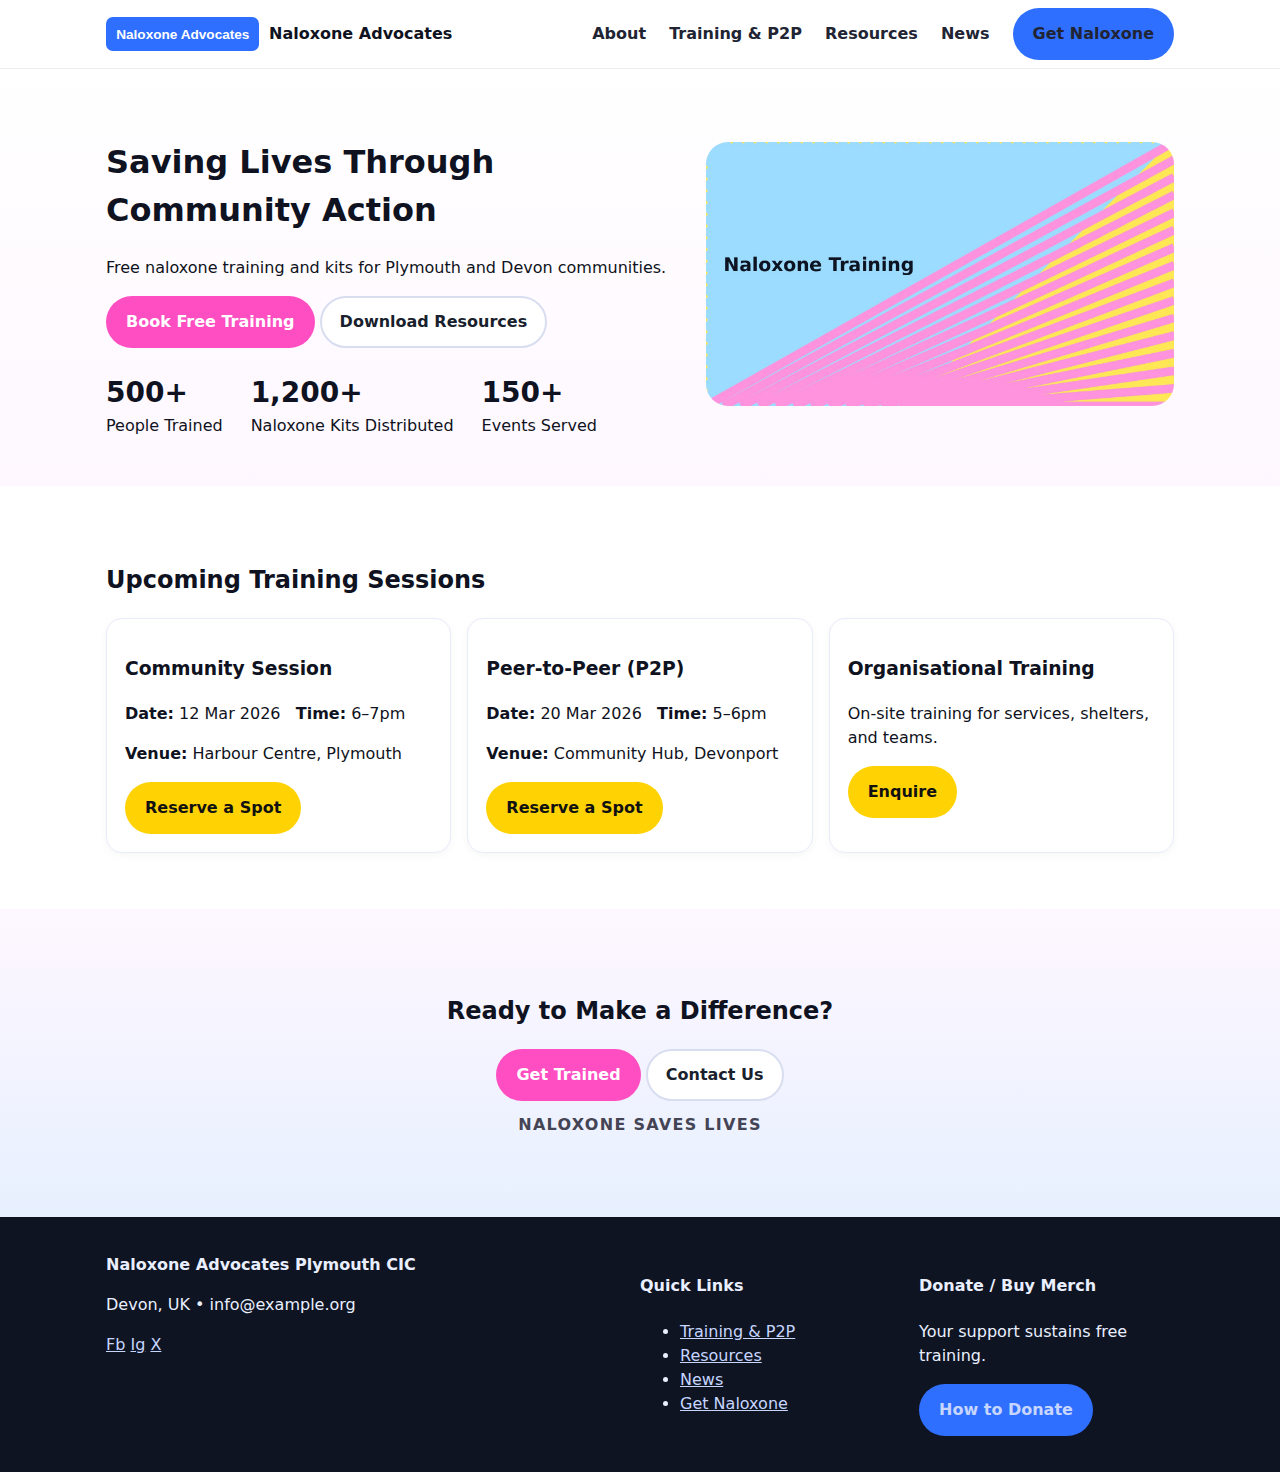
<file: index.html>
<!doctype html>
<html lang="en">
<head>
  <meta charset="utf-8" />
  <meta name="viewport" content="width=device-width, initial-scale=1" />
  <title>Naloxone Advocates Plymouth CIC — Saving Lives Through Community Action</title>
  <meta name="description" content="Free naloxone training and harm reduction resources across Plymouth and Devon." />
  <link rel="preconnect" href="https://fonts.googleapis.com">
  <link rel="stylesheet" href="/styles.css" />
  <link rel="icon" href="/assets/img/logo.svg" />
</head>
<body>
  <header class="site-header">
    <div class="container">
      <a class="brand" href="/"><img src="/assets/img/logo.svg" alt="Naloxone Advocates Plymouth CIC" /><span>Naloxone Advocates</span></a>
      <nav class="nav">
        <a href="/about.html">About</a>
        <a href="/training.html">Training & P2P</a>
        <a href="/resources.html">Resources</a>
        <a href="/news.html">News</a>
        <a class="btn btn--primary" href="/contact.html">Get Naloxone</a>
      </nav>
    </div>
  </header>

  <section class="hero">
    <div class="container grid-2">
      <div>
        <h1>Saving Lives Through Community Action</h1>
        <p>Free naloxone training and kits for Plymouth and Devon communities.</p>
        <div class="cta-row">
          <a class="btn btn--pink" href="/training.html#book">Book Free Training</a>
          <a class="btn btn--outline" href="/resources.html">Download Resources</a>
        </div>
        <ul class="stats">
          <li><span>500+</span> People Trained</li>
          <li><span>1,200+</span> Naloxone Kits Distributed</li>
          <li><span>150+</span> Events Served</li>
        </ul>
      </div>
      <div class="hero-card">
        <img src="/assets/img/hero.jpg" alt="Community naloxone training" />
      </div>
    </div>
  </section>

  <section class="section">
    <div class="container">
      <h2>Upcoming Training Sessions</h2>
      <div class="cards sessions">
        <article class="card">
          <h3>Community Session</h3>
          <p><strong>Date:</strong> 12 Mar 2026 &nbsp; <strong>Time:</strong> 6–7pm</p>
          <p><strong>Venue:</strong> Harbour Centre, Plymouth</p>
          <a class="btn btn--yellow" href="/training.html#book">Reserve a Spot</a>
        </article>
        <article class="card">
          <h3>Peer‑to‑Peer (P2P)</h3>
          <p><strong>Date:</strong> 20 Mar 2026 &nbsp; <strong>Time:</strong> 5–6pm</p>
          <p><strong>Venue:</strong> Community Hub, Devonport</p>
          <a class="btn btn--yellow" href="/training.html#book">Reserve a Spot</a>
        </article>
        <article class="card">
          <h3>Organisational Training</h3>
          <p>On‑site training for services, shelters, and teams.</p>
          <a class="btn btn--yellow" href="/training.html#org">Enquire</a>
        </article>
      </div>
    </div>
  </section>

  <section class="cta">
    <div class="container center">
      <h2>Ready to Make a Difference?</h2>
      <div class="cta-row">
        <a class="btn btn--pink" href="/training.html#book">Get Trained</a>
        <a class="btn btn--outline" href="/contact.html">Contact Us</a>
      </div>
      <p class="tag">NALOXONE SAVES LIVES</p>
    </div>
  </section>

  <footer class="site-footer">
    <div class="container footer-grid">
      <div>
        <strong>Naloxone Advocates Plymouth CIC</strong>
        <p>Devon, UK • info@example.org</p>
        <div class="social">
          <a aria-label="Facebook" href="#" rel="noopener">Fb</a>
          <a aria-label="Instagram" href="#" rel="noopener">Ig</a>
          <a aria-label="X" href="#" rel="noopener">X</a>
        </div>
      </div>
      <div>
        <h4>Quick Links</h4>
        <ul>
          <li><a href="/training.html">Training & P2P</a></li>
          <li><a href="/resources.html">Resources</a></li>
          <li><a href="/news.html">News</a></li>
          <li><a href="/contact.html">Get Naloxone</a></li>
        </ul>
      </div>
      <div>
        <h4>Donate / Buy Merch</h4>
        <p>Your support sustains free training.</p>
        <a class="btn btn--primary" href="/contact.html">How to Donate</a>
      </div>
    </div>
  </footer>
</body>
</html>
</file>
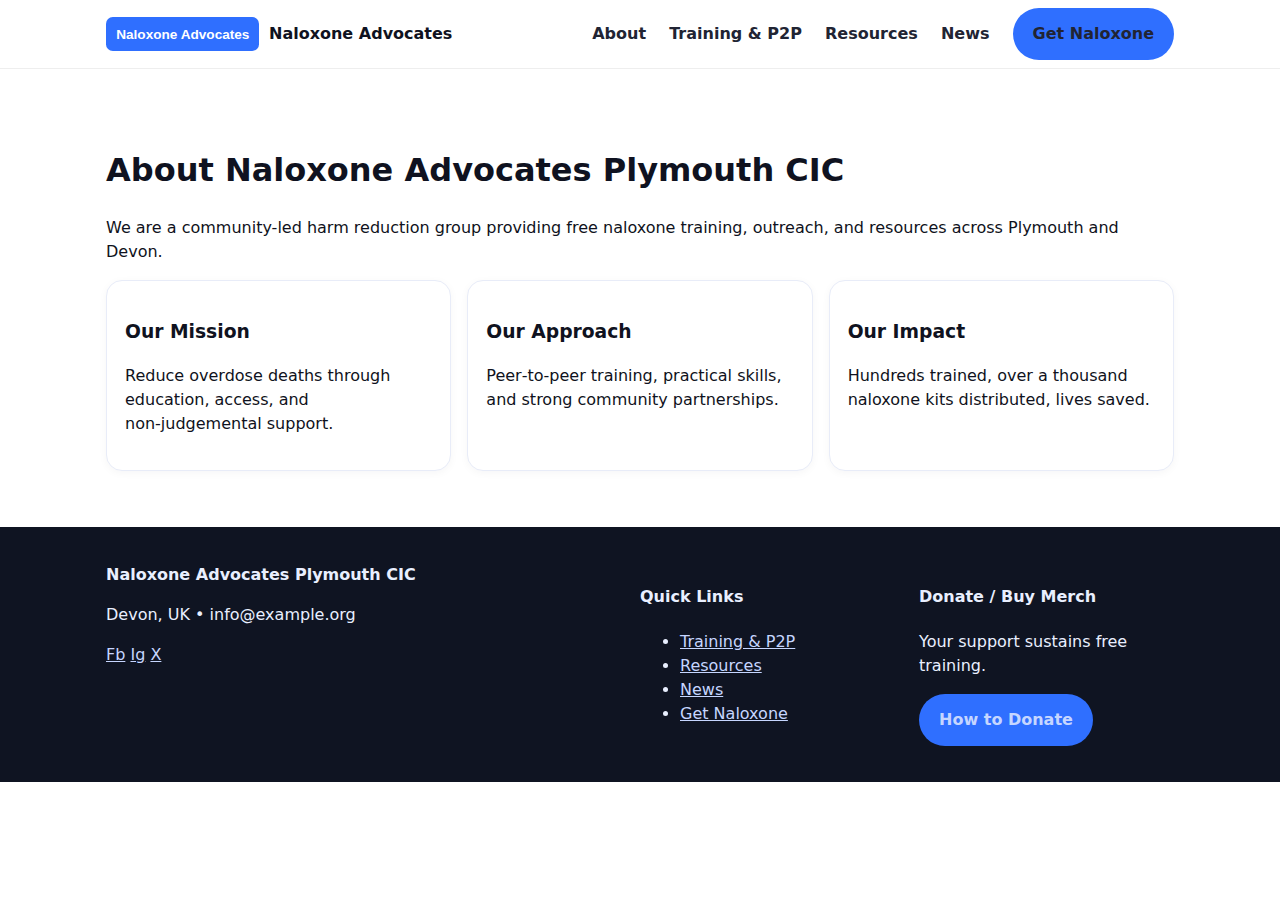
<file: about.html>
<!doctype html>
<html lang="en">
<head>
  <meta charset="utf-8" />
  <meta name="viewport" content="width=device-width,initial-scale=1" />
  <title>About — Naloxone Advocates</title>
  <link rel="stylesheet" href="/styles.css" />
</head>
<body>
  <header class="site-header">
    <div class="container">
      <a class="brand" href="/"><img src="/assets/img/logo.svg" alt="Naloxone Advocates Plymouth CIC" /><span>Naloxone Advocates</span></a>
      <nav class="nav">
        <a href="/about.html">About</a>
        <a href="/training.html">Training & P2P</a>
        <a href="/resources.html">Resources</a>
        <a href="/news.html">News</a>
        <a class="btn btn--primary" href="/contact.html">Get Naloxone</a>
      </nav>
    </div>
  </header>
  <section class="section">
    <div class="container">
      <h1>About Naloxone Advocates Plymouth CIC</h1>
      <p>We are a community-led harm reduction group providing free naloxone training, outreach, and resources across Plymouth and Devon.</p>
      <div class="cards three">
        <article class="card"><h3>Our Mission</h3><p>Reduce overdose deaths through education, access, and non‑judgemental support.</p></article>
        <article class="card"><h3>Our Approach</h3><p>Peer‑to‑peer training, practical skills, and strong community partnerships.</p></article>
        <article class="card"><h3>Our Impact</h3><p>Hundreds trained, over a thousand naloxone kits distributed, lives saved.</p></article>
      </div>
    </div>
  </section>
  <footer class="site-footer">
    <div class="container footer-grid">
      <div>
        <strong>Naloxone Advocates Plymouth CIC</strong>
        <p>Devon, UK • info@example.org</p>
        <div class="social">
          <a aria-label="Facebook" href="#" rel="noopener">Fb</a>
          <a aria-label="Instagram" href="#" rel="noopener">Ig</a>
          <a aria-label="X" href="#" rel="noopener">X</a>
        </div>
      </div>
      <div>
        <h4>Quick Links</h4>
        <ul>
          <li><a href="/training.html">Training & P2P</a></li>
          <li><a href="/resources.html">Resources</a></li>
          <li><a href="/news.html">News</a></li>
          <li><a href="/contact.html">Get Naloxone</a></li>
        </ul>
      </div>
      <div>
        <h4>Donate / Buy Merch</h4>
        <p>Your support sustains free training.</p>
        <a class="btn btn--primary" href="/contact.html">How to Donate</a>
      </div>
    </div>
  </footer>
</body>
</html>
</file>
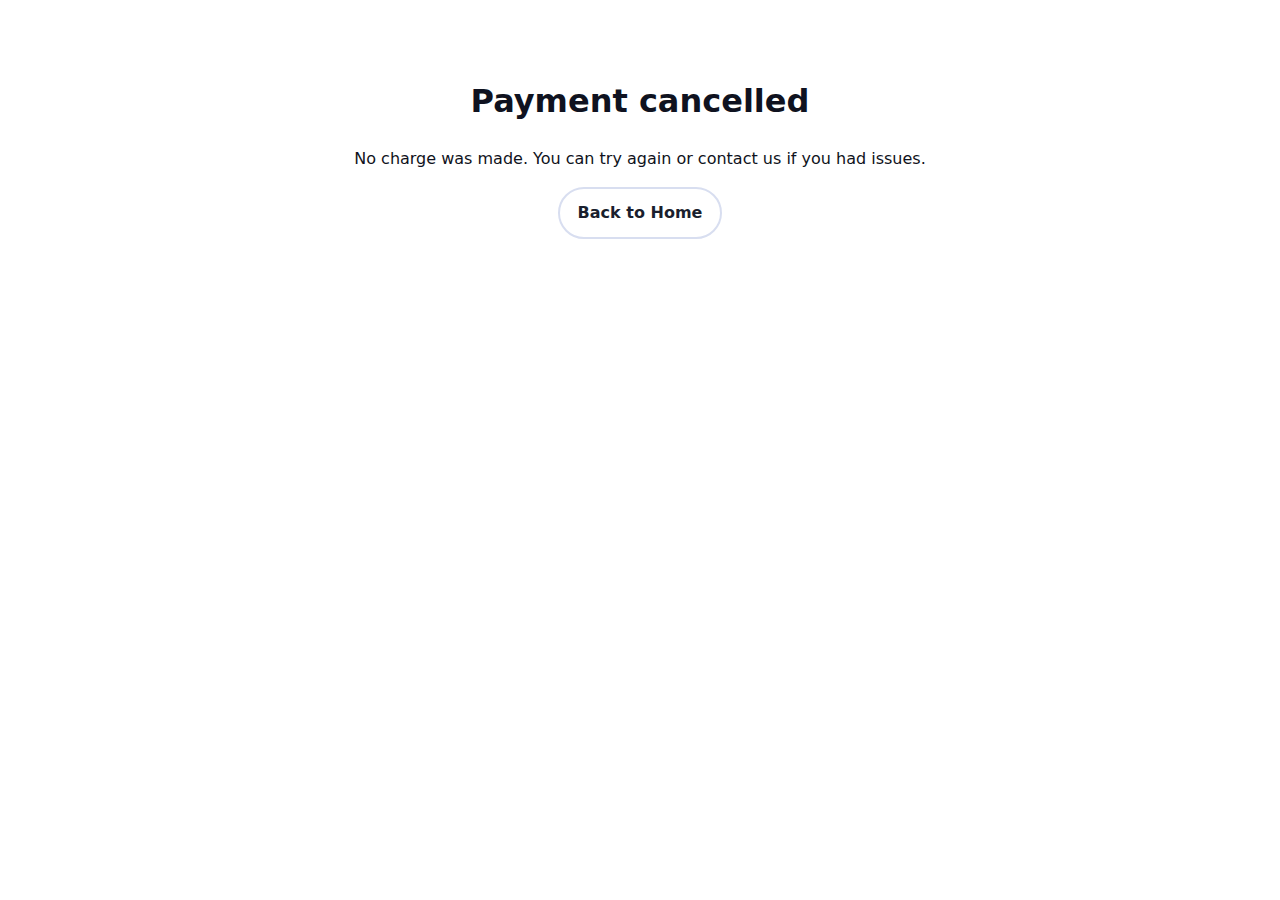
<file: cancel.html>
<!doctype html>
<html lang="en">
<head>
  <meta charset="utf-8" />
  <meta name="viewport" content="width=device-width,initial-scale=1" />
  <title>Payment Cancelled</title>
  <link rel="stylesheet" href="/styles.css" />
</head>
<body>
  <section class="section">
    <div class="container center">
      <h1>Payment cancelled</h1>
      <p>No charge was made. You can try again or contact us if you had issues.</p>
      <a class="btn btn--outline" href="/">Back to Home</a>
    </div>
  </section>
</body>
</html>
</file>
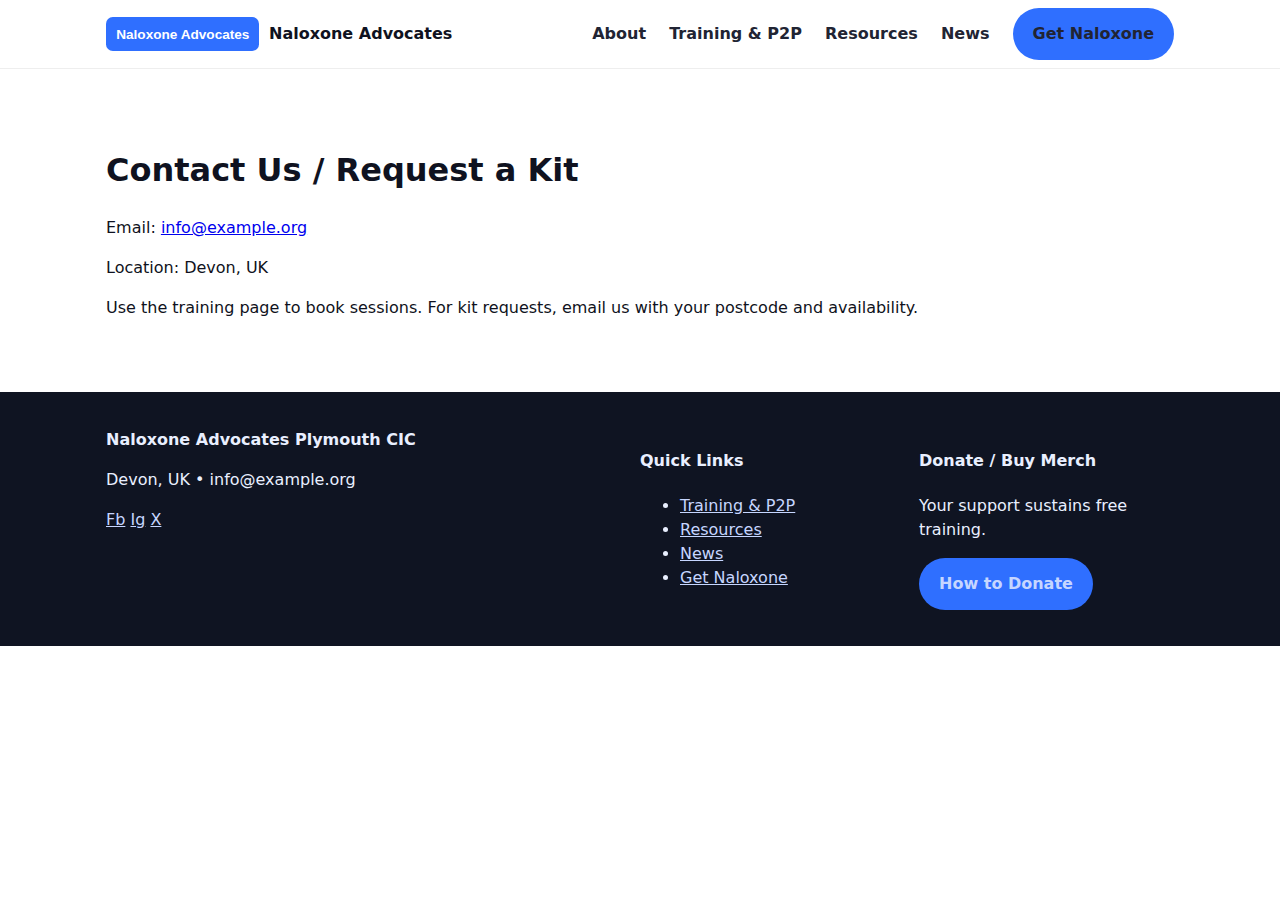
<file: contact.html>
<!doctype html>
<html lang="en">
<head>
  <meta charset="utf-8" />
  <meta name="viewport" content="width=device-width,initial-scale=1" />
  <title>Contact — Naloxone Advocates</title>
  <link rel="stylesheet" href="/styles.css" />
</head>
<body>
  <header class="site-header">
    <div class="container">
      <a class="brand" href="/"><img src="/assets/img/logo.svg" alt="Naloxone Advocates Plymouth CIC" /><span>Naloxone Advocates</span></a>
      <nav class="nav">
        <a href="/about.html">About</a>
        <a href="/training.html">Training & P2P</a>
        <a href="/resources.html">Resources</a>
        <a href="/news.html">News</a>
        <a class="btn btn--primary" href="/contact.html">Get Naloxone</a>
      </nav>
    </div>
  </header>
  <section class="section" id="kits">
    <div class="container">
      <h1>Contact Us / Request a Kit</h1>
      <p>Email: <a href="mailto:info@example.org">info@example.org</a></p>
      <p>Location: Devon, UK</p>
      <p>Use the training page to book sessions. For kit requests, email us with your postcode and availability.</p>
    </div>
  </section>
  <footer class="site-footer">
    <div class="container footer-grid">
      <div>
        <strong>Naloxone Advocates Plymouth CIC</strong>
        <p>Devon, UK • info@example.org</p>
        <div class="social">
          <a aria-label="Facebook" href="#" rel="noopener">Fb</a>
          <a aria-label="Instagram" href="#" rel="noopener">Ig</a>
          <a aria-label="X" href="#" rel="noopener">X</a>
        </div>
      </div>
      <div>
        <h4>Quick Links</h4>
        <ul>
          <li><a href="/training.html">Training & P2P</a></li>
          <li><a href="/resources.html">Resources</a></li>
          <li><a href="/news.html">News</a></li>
          <li><a href="/contact.html">Get Naloxone</a></li>
        </ul>
      </div>
      <div>
        <h4>Donate / Buy Merch</h4>
        <p>Your support sustains free training.</p>
        <a class="btn btn--primary" href="/contact.html">How to Donate</a>
      </div>
    </div>
  </footer>
</body>
</html>
</file>
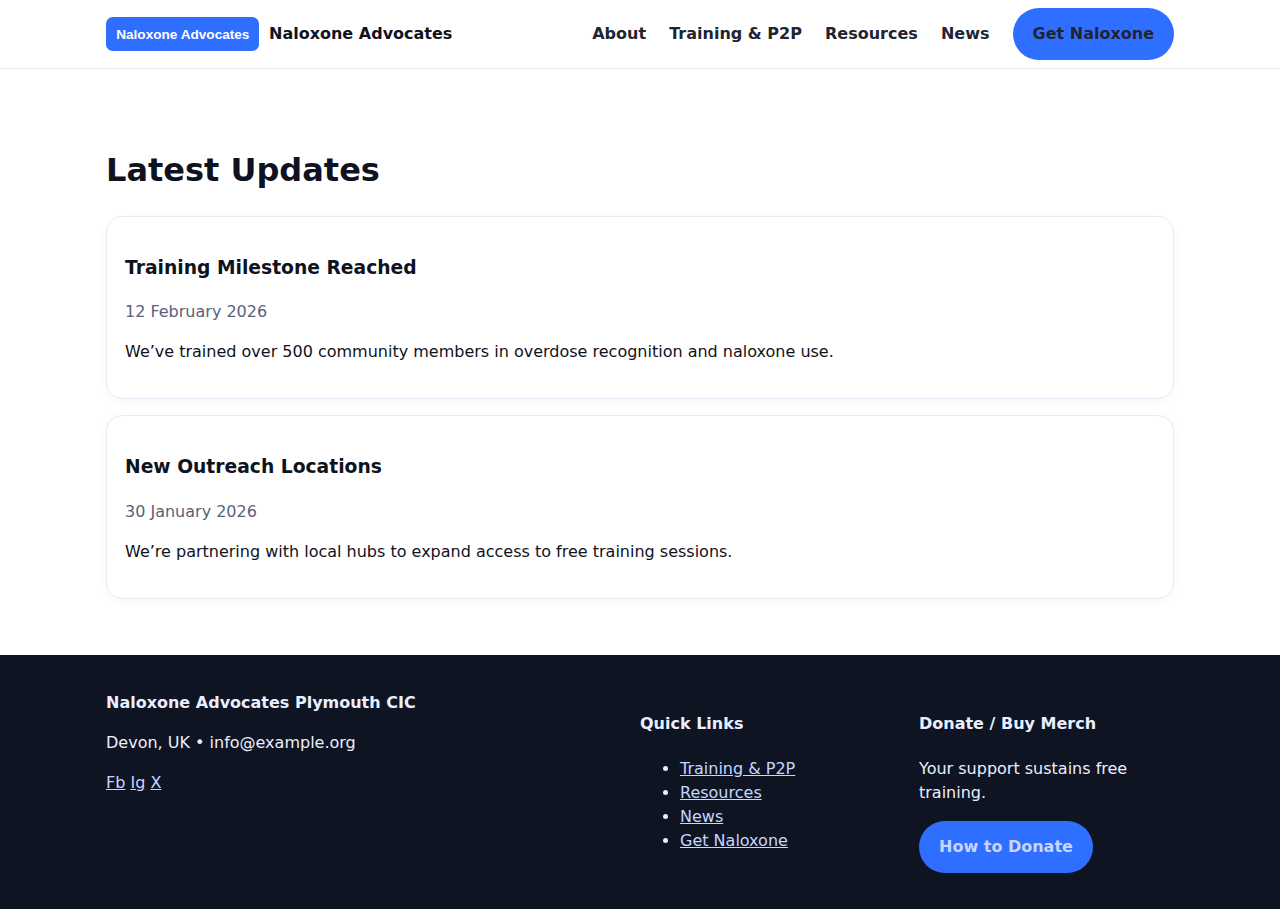
<file: news.html>
<!doctype html>
<html lang="en">
<head>
  <meta charset="utf-8" />
  <meta name="viewport" content="width=device-width,initial-scale=1" />
  <title>News — Naloxone Advocates</title>
  <link rel="stylesheet" href="/styles.css" />
</head>
<body>
  <header class="site-header">
    <div class="container">
      <a class="brand" href="/"><img src="/assets/img/logo.svg" alt="Naloxone Advocates Plymouth CIC" /><span>Naloxone Advocates</span></a>
      <nav class="nav">
        <a href="/about.html">About</a>
        <a href="/training.html">Training & P2P</a>
        <a href="/resources.html">Resources</a>
        <a href="/news.html">News</a>
        <a class="btn btn--primary" href="/contact.html">Get Naloxone</a>
      </nav>
    </div>
  </header>
  <section class="section">
    <div class="container">
      <h1>Latest Updates</h1>
      <div class="cards">
        <article class="card">
          <h3>Training Milestone Reached</h3>
          <p class="muted">12 February 2026</p>
          <p>We’ve trained over 500 community members in overdose recognition and naloxone use.</p>
        </article>
        <article class="card">
          <h3>New Outreach Locations</h3>
          <p class="muted">30 January 2026</p>
          <p>We’re partnering with local hubs to expand access to free training sessions.</p>
        </article>
      </div>
    </div>
  </section>
  <footer class="site-footer">
    <div class="container footer-grid">
      <div>
        <strong>Naloxone Advocates Plymouth CIC</strong>
        <p>Devon, UK • info@example.org</p>
        <div class="social">
          <a aria-label="Facebook" href="#" rel="noopener">Fb</a>
          <a aria-label="Instagram" href="#" rel="noopener">Ig</a>
          <a aria-label="X" href="#" rel="noopener">X</a>
        </div>
      </div>
      <div>
        <h4>Quick Links</h4>
        <ul>
          <li><a href="/training.html">Training & P2P</a></li>
          <li><a href="/resources.html">Resources</a></li>
          <li><a href="/news.html">News</a></li>
          <li><a href="/contact.html">Get Naloxone</a></li>
        </ul>
      </div>
      <div>
        <h4>Donate / Buy Merch</h4>
        <p>Your support sustains free training.</p>
        <a class="btn btn--primary" href="/contact.html">How to Donate</a>
      </div>
    </div>
  </footer>
</body>
</html>
</file>
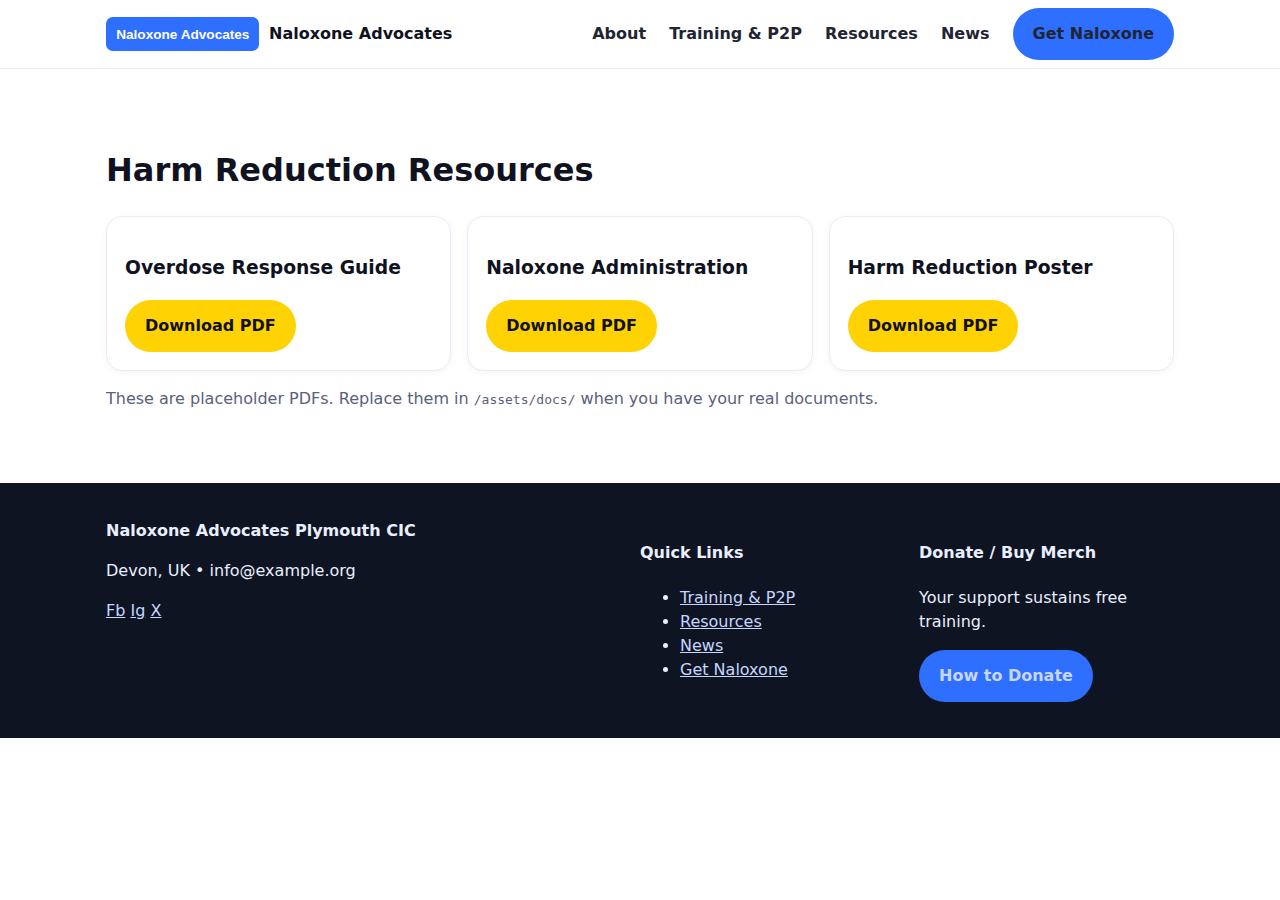
<file: resources.html>
<!doctype html>
<html lang="en">
<head>
  <meta charset="utf-8" />
  <meta name="viewport" content="width=device-width,initial-scale=1" />
  <title>Resources — Naloxone Advocates</title>
  <link rel="stylesheet" href="/styles.css" />
</head>
<body>
  <header class="site-header">
    <div class="container">
      <a class="brand" href="/"><img src="/assets/img/logo.svg" alt="Naloxone Advocates Plymouth CIC" /><span>Naloxone Advocates</span></a>
      <nav class="nav">
        <a href="/about.html">About</a>
        <a href="/training.html">Training & P2P</a>
        <a href="/resources.html">Resources</a>
        <a href="/news.html">News</a>
        <a class="btn btn--primary" href="/contact.html">Get Naloxone</a>
      </nav>
    </div>
  </header>
  <section class="section">
    <div class="container">
      <h1>Harm Reduction Resources</h1>
      <div class="cards three">
        <article class="card"><h3>Overdose Response Guide</h3><a class="btn btn--yellow" href="/assets/docs/overdose-response.pdf" download>Download PDF</a></article>
        <article class="card"><h3>Naloxone Administration</h3><a class="btn btn--yellow" href="/assets/docs/naloxone-administration.pdf" download>Download PDF</a></article>
        <article class="card"><h3>Harm Reduction Poster</h3><a class="btn btn--yellow" href="/assets/docs/harm-reduction-poster.pdf" download>Download PDF</a></article>
      </div>
      <p class="muted">These are placeholder PDFs. Replace them in <code>/assets/docs/</code> when you have your real documents.</p>
    </div>
  </section>
  <footer class="site-footer">
    <div class="container footer-grid">
      <div>
        <strong>Naloxone Advocates Plymouth CIC</strong>
        <p>Devon, UK • info@example.org</p>
        <div class="social">
          <a aria-label="Facebook" href="#" rel="noopener">Fb</a>
          <a aria-label="Instagram" href="#" rel="noopener">Ig</a>
          <a aria-label="X" href="#" rel="noopener">X</a>
        </div>
      </div>
      <div>
        <h4>Quick Links</h4>
        <ul>
          <li><a href="/training.html">Training & P2P</a></li>
          <li><a href="/resources.html">Resources</a></li>
          <li><a href="/news.html">News</a></li>
          <li><a href="/contact.html">Get Naloxone</a></li>
        </ul>
      </div>
      <div>
        <h4>Donate / Buy Merch</h4>
        <p>Your support sustains free training.</p>
        <a class="btn btn--primary" href="/contact.html">How to Donate</a>
      </div>
    </div>
  </footer>
</body>
</html>
</file>
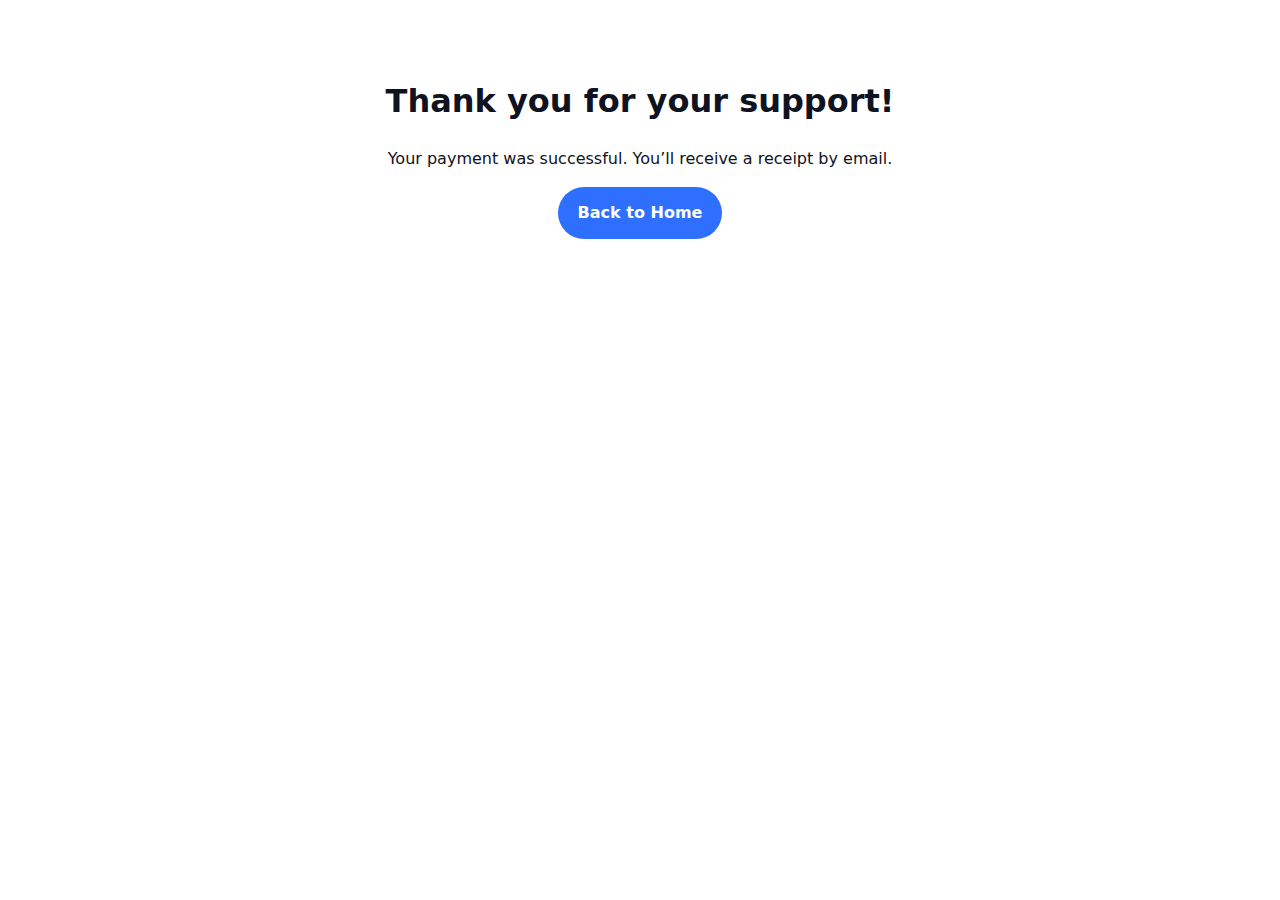
<file: success.html>
<!doctype html>
<html lang="en">
<head>
  <meta charset="utf-8" />
  <meta name="viewport" content="width=device-width,initial-scale=1" />
  <title>Thank You — Payment Successful</title>
  <link rel="stylesheet" href="/styles.css" />
</head>
<body>
  <section class="section">
    <div class="container center">
      <h1>Thank you for your support!</h1>
      <p>Your payment was successful. You’ll receive a receipt by email.</p>
      <a class="btn btn--primary" href="/">Back to Home</a>
    </div>
  </section>
</body>
</html>
</file>
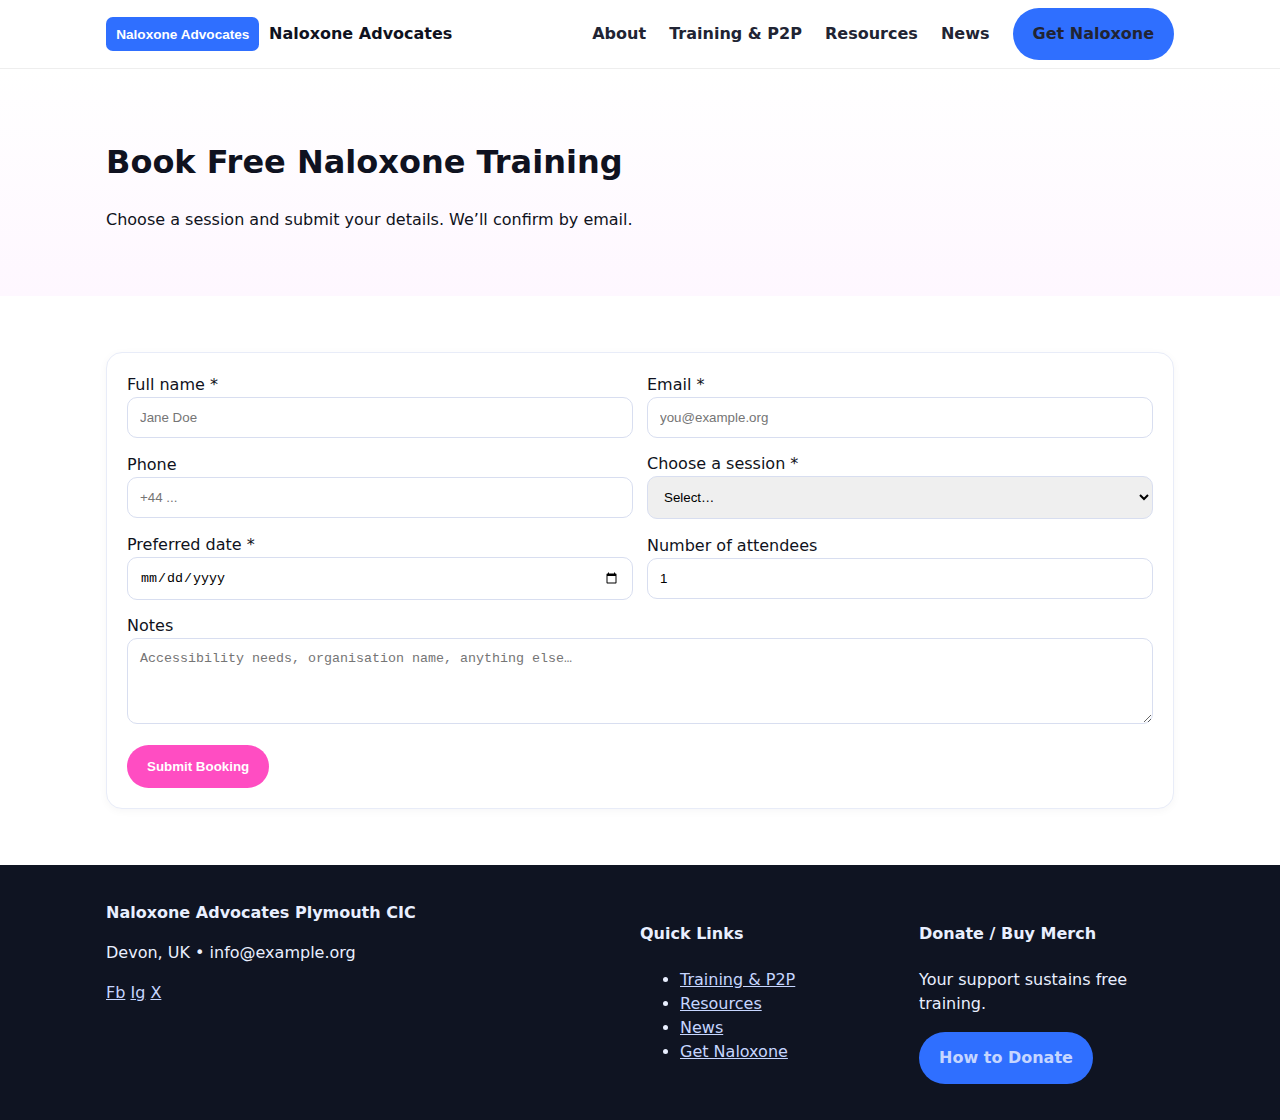
<file: training.html>
<!doctype html>
<html lang="en">
<head>
  <meta charset="utf-8" />
  <meta name="viewport" content="width=device-width,initial-scale=1" />
  <title>Training & P2P — Naloxone Advocates</title>
  <meta name="description" content="Book free naloxone training sessions in Plymouth and Devon." />
  <link rel="stylesheet" href="/styles.css" />
</head>
<body>
  <header class="site-header">
    <div class="container">
      <a class="brand" href="/"><img src="/assets/img/logo.svg" alt="Naloxone Advocates Plymouth CIC" /><span>Naloxone Advocates</span></a>
      <nav class="nav">
        <a href="/about.html">About</a>
        <a href="/training.html">Training & P2P</a>
        <a href="/resources.html">Resources</a>
        <a href="/news.html">News</a>
        <a class="btn btn--primary" href="/contact.html">Get Naloxone</a>
      </nav>
    </div>
  </header>

  <section class="hero">
    <div class="container">
      <h1>Book Free Naloxone Training</h1>
      <p>Choose a session and submit your details. We’ll confirm by email.</p>
    </div>
  </section>

  <section class="section" id="book">
    <div class="container">
      <form id="bookingForm" class="card" style="padding:20px">
        <div class="grid-2" style="grid-template-columns:1fr 1fr; gap:14px">
          <div>
            <label for="full_name">Full name *</label><br>
            <input id="full_name" name="full_name" type="text" required placeholder="Jane Doe"
                   style="width:100%;padding:12px;border-radius:10px;border:1px solid #d8def0">
          </div>
          <div>
            <label for="email">Email *</label><br>
            <input id="email" name="email" type="email" required placeholder="you@example.org"
                   style="width:100%;padding:12px;border-radius:10px;border:1px solid #d8def0">
          </div>
          <div>
            <label for="phone">Phone</label><br>
            <input id="phone" name="phone" type="tel" placeholder="+44 ..."
                   style="width:100%;padding:12px;border-radius:10px;border:1px solid #d8def0">
          </div>
          <div>
            <label for="session">Choose a session *</label><br>
            <select id="session" name="session" required
                    style="width:100%;padding:12px;border-radius:10px;border:1px solid #d8def0">
              <option value="">Select…</option>
              <option>Community Session — Harbour Centre</option>
              <option>Peer‑to‑Peer (P2P) — Devonport</option>
              <option>Organisational Training — On‑site</option>
            </select>
          </div>
          <div>
            <label for="date">Preferred date *</label><br>
            <input id="date" name="date" type="date" required
                   style="width:100%;padding:12px;border-radius:10px;border:1px solid #d8def0">
          </div>
          <div>
            <label for="attendees">Number of attendees</label><br>
            <input id="attendees" name="attendees" type="number" min="1" max="50" value="1"
                   style="width:100%;padding:12px;border-radius:10px;border:1px solid #d8def0">
          </div>
          <div style="grid-column:1/-1">
            <label for="notes">Notes</label><br>
            <textarea id="notes" name="notes" rows="4"
                      placeholder="Accessibility needs, organisation name, anything else…"
                      style="width:100%;padding:12px;border-radius:10px;border:1px solid #d8def0"></textarea>
          </div>
        </div>

        <input type="text" name="website" id="website" style="display:none">

        <div class="cta-row" style="margin-top:14px">
          <button class="btn btn--pink" type="submit">Submit Booking</button>
          <span id="formStatus" style="margin-left:12px;color:#58627a"></span>
        </div>
      </form>
    </div>
  </section>

  <footer class="site-footer">
    <div class="container footer-grid">
      <div>
        <strong>Naloxone Advocates Plymouth CIC</strong>
        <p>Devon, UK • info@example.org</p>
        <div class="social">
          <a aria-label="Facebook" href="#" rel="noopener">Fb</a>
          <a aria-label="Instagram" href="#" rel="noopener">Ig</a>
          <a aria-label="X" href="#" rel="noopener">X</a>
        </div>
      </div>
      <div>
        <h4>Quick Links</h4>
        <ul>
          <li><a href="/training.html">Training & P2P</a></li>
          <li><a href="/resources.html">Resources</a></li>
          <li><a href="/news.html">News</a></li>
          <li><a href="/contact.html">Get Naloxone</a></li>
        </ul>
      </div>
      <div>
        <h4>Donate / Buy Merch</h4>
        <p>Your support sustains free training.</p>
        <a class="btn btn--primary" href="/contact.html">How to Donate</a>
      </div>
    </div>
  </footer>

  <script>
    const APPS_SCRIPT_URL = 'https://script.google.com/macros/s/AKfycbyckpp9ACxXNftfL0lHp5lIXq1axq-VF_XG3xzaadjvre_ee_Qa2DU0baBlyg-YYLWIHQ/exec';
    const form = document.getElementById('bookingForm');
    const statusEl = document.getElementById('formStatus');

    form.addEventListener('submit', async (e) => {
      e.preventDefault();
      statusEl.style.color = '#58627a';
      statusEl.textContent = 'Sending…';

      if (form.website && form.website.value) {
        statusEl.style.color = '#c0392b';
        statusEl.textContent = 'Submission blocked.';
        return;
      }

      const data = Object.fromEntries(new FormData(form).entries());
      data._source = 'NAP Website';

      try {
        const res = await fetch(APPS_SCRIPT_URL, {
          method: 'POST',
          headers: { 'Content-Type': 'application/json' },
          body: JSON.stringify(data)
        });
        const json = await res.json().catch(() => ({}));
        if (res.ok && (json.ok !== false)) {
          statusEl.style.color = '#27c383';
          statusEl.textContent = json.message || 'Thanks — your booking has been received.';
          form.reset();
        } else {
          throw new Error(json.message || 'Could not submit. Please try again.');
        }
      } catch (err) {
        statusEl.style.color = '#c0392b';
        statusEl.textContent = err.message || 'Network error. Please try again.';
      }
    });
  </script>
</body>
</html>
</file>
<file: styles.css>
:root{
  --bg:#0e0f14; --text:#0f1220; --muted:#58627a;
  --brand:#ffd204; --pink:#ff4dc2; --blue:#2f6fff; --green:#27c383; --yellow:#ffd204;
  --card:#ffffff; --band:#f3f6ff;
  --radius:16px; --radius-lg:22px;
}
*{box-sizing:border-box}
html,body{margin:0;padding:0}
body{font-family:system-ui,-apple-system,Segoe UI,Roboto,Ubuntu,'Helvetica Neue',Arial,sans-serif;color:var(--text);background:#fff;line-height:1.5}
.container{max-width:1100px;margin:auto;padding:0 16px}
.site-header{position:sticky;top:0;background:#fff;border-bottom:1px solid #eee;z-index:10}
.site-header .container{display:flex;align-items:center;justify-content:space-between;height:68px}
.brand{display:flex;gap:10px;align-items:center;color:inherit;text-decoration:none;font-weight:700}
.brand img{height:34px}
.nav a{margin-left:18px;text-decoration:none;color:#212433;font-weight:600}
.btn{display:inline-block;padding:12px 18px;border-radius:999px;border:2px solid transparent;font-weight:700;text-decoration:none}
.btn--primary{background:var(--blue);color:#fff}
.btn--pink{background:var(--pink);color:#fff}
.btn--yellow{background:var(--yellow);color:#111}
.btn--outline{background:#fff;border-color:#d8def0;color:#1a1f2e}
.btn:hover{filter:brightness(0.96)}
.hero{padding:48px 0;background:linear-gradient(180deg,#fff 0%,#fef7ff 100%)}
.grid-2{display:grid;grid-template-columns:1.1fr .9fr;gap:28px;align-items:center}
.hero-card img{width:100%;border-radius:var(--radius-lg)}
.stats{display:flex;gap:28px;list-style:none;padding:0;margin:24px 0 0}
.stats span{display:block;font-size:28px;font-weight:800}
.section{padding:56px 0}
.section--band{background:var(--band)}
.cards{display:grid;gap:16px}
.cards.sessions{grid-template-columns:repeat(auto-fit,minmax(260px,1fr))}
.cards.three{grid-template-columns:repeat(auto-fit,minmax(240px,1fr))}
.cards.four{grid-template-columns:repeat(auto-fit,minmax(220px,1fr))}
.card{background:var(--card);border:1px solid #e8ecf8;border-radius:var(--radius);padding:18px;box-shadow:0 2px 8px rgba(20,20,40,.04)}
.gradient{background:linear-gradient(135deg,#ffe756 0%,#9bdcff 50%,#ff93de 100%);}
.gradient .card{background:#fff}
.steps .step{display:grid;grid-template-columns:56px 1fr;gap:14px;margin:18px 0}
.steps .step span{display:grid;place-items:center;height:56px;width:56px;background:var(--blue);color:#fff;border-radius:50%;font-weight:800}
.alert{margin-top:20px;padding:14px;border-radius:14px;background:#ffeaa7}
.quotes{display:grid;gap:12px}
blockquote{margin:0;padding:16px;border-left:4px solid var(--green);background:#f6fff9;border-radius:8px}
.cta{padding:64px 0;background:linear-gradient(180deg,#fef7ff 0%,#e7f0ff 100%)}
.center{text-align:center}
.tag{margin-top:12px;color:#445;letter-spacing:.08em;font-weight:800}
.site-footer{padding:36px 0;background:#0f1422;color:#e9efff}
.site-footer a{color:#c6d6ff}
.footer-grid{display:grid;gap:24px;grid-template-columns:2fr 1fr 1fr}
.muted{color:#58627a}
@media (max-width:900px){.grid-2{grid-template-columns:1fr}}
</file>
